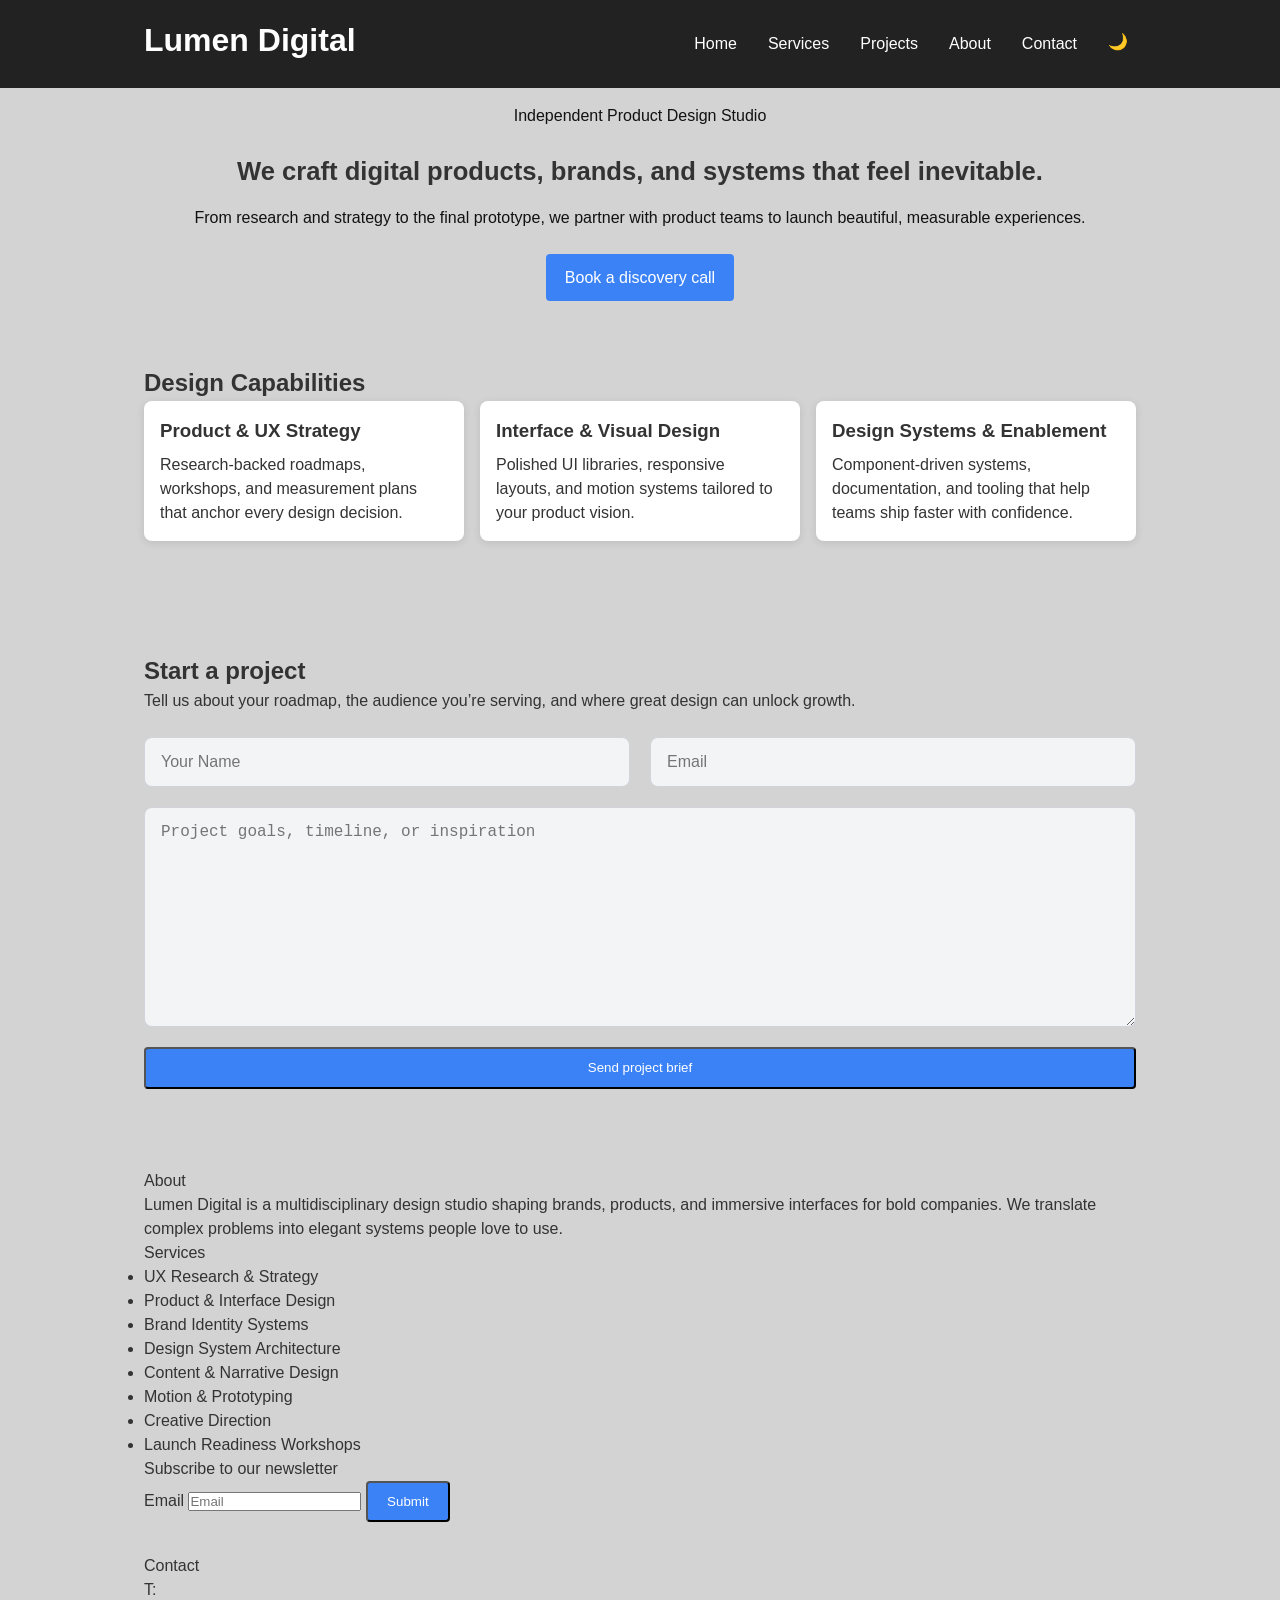
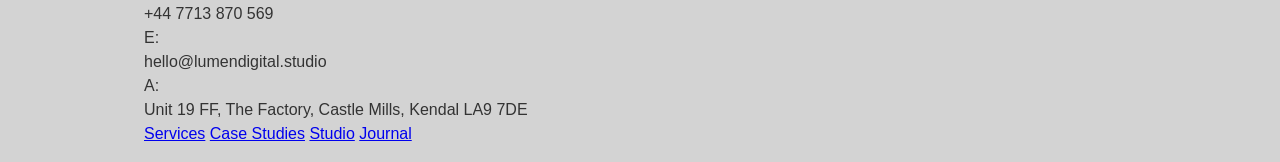
<file: index.html>
<!DOCTYPE html>
<html lang="en">
<head>
    <meta charset="UTF-8">
    <meta name="viewport" content="width=device-width, initial-scale=1.0">
    <title>Lumen Digital — Product Design Studio</title>
    <link rel="stylesheet" href="style.css">
</head>
<body>
    <header class="navbar">
        <div class="container nav-content">
            <h1 class="logo">Lumen Digital</h1>
            <nav>
                <button class="nav-toggle" aria-expanded="false" aria-controls="primary-navigation" aria-label="Toggle navigation">
                    <span class="hamburger"></span>
                </button>
                <ul id="primary-navigation" class="nav-links">
                    <li><a href="index.html">Home</a></li>
                    <li><a href="services.html">Services</a></li>
                    <li><a href="projects.html">Projects</a></li>
                    <li><a href="about.html">About</a></li>
                    <li><a href="contact.html">Contact</a></li>
                    <li><button id="theme-toggle" class="theme-btn">🌙</button></li>
                </ul>
            </nav>
        </div>
    </header>
    <section class="hero hero-home">
        <div class="container">
            <p class="eyebrow">Independent Product Design Studio</p>
            <h2>We craft digital products, brands, and systems that feel inevitable.</h2>
            <p>From research and strategy to the final prototype, we partner with product teams to launch beautiful, measurable experiences.</p>
            <a href="contact.html" class="btn">Book a discovery call</a>
        </div>
    </section>
    <section class="services">
        <div class="container">
            <h2>Design Capabilities</h2>
            <div class="service-grid">
                <div class="card">
                    <h3>Product &amp; UX Strategy</h3>
                    <p>Research-backed roadmaps, workshops, and measurement plans that anchor every design decision.</p>
                </div>
                <div class="card">
                    <h3>Interface &amp; Visual Design</h3>
                    <p>Polished UI libraries, responsive layouts, and motion systems tailored to your product vision.</p>
                </div>
                <div class="card">
                    <h3>Design Systems &amp; Enablement</h3>
                    <p>Component-driven systems, documentation, and tooling that help teams ship faster with confidence.</p>
                </div>
            </div>
        </div>
    </section>
    <section class="contact">
        <div class="container">
            <h2>Start a project</h2>
            <p>Tell us about your roadmap, the audience you’re serving, and where great design can unlock growth.</p>
            <form class="project-form">
                <div class="project-form__grid">
                    <input type="text" placeholder="Your Name" required>
                    <input type="email" placeholder="Email" required>
                </div>
                <textarea class="project-form__brief" placeholder="Project goals, timeline, or inspiration" required></textarea>
                <button type="submit" class="btn">Send project brief</button>
            </form>
        </div>
    </section>
    <footer class="site-footer">
        <div class="container footer-top">
            <div class="footer-panel footer-about">
                <p class="footer-heading">About</p>
                <p>Lumen Digital is a multidisciplinary design studio shaping brands, products, and immersive interfaces for bold companies. We translate complex problems into elegant systems people love to use.</p>
            </div>
            <div class="footer-panel footer-services">
                <p class="footer-heading">Services</p>
                <ul>
                    <li>UX Research &amp; Strategy</li>
                    <li>Product &amp; Interface Design</li>
                    <li>Brand Identity Systems</li>
                    <li>Design System Architecture</li>
                    <li>Content &amp; Narrative Design</li>
                    <li>Motion &amp; Prototyping</li>
                    <li>Creative Direction</li>
                    <li>Launch Readiness Workshops</li>
                </ul>
            </div>
            <div class="footer-panel footer-subscribe">
                <p class="footer-heading">Subscribe to our newsletter</p>
                <form class="subscribe-form">
                    <label class="sr-only" for="newsletter-email">Email</label>
                    <input id="newsletter-email" type="email" name="email" placeholder="Email" required>
                    <button type="submit" class="btn btn-outline">Submit</button>
                </form>
            </div>
        </div>
        <div class="container footer-bottom">
            <div class="footer-panel footer-contact">
                <p class="footer-heading">Contact</p>
                <dl>
                    <div>
                        <dt>T:</dt>
                        <dd>+44 7713 870 569</dd>
                    </div>
                    <div>
                        <dt>E:</dt>
                        <dd>hello@lumendigital.studio</dd>
                    </div>
                    <div>
                        <dt>A:</dt>
                        <dd>Unit 19 FF, The Factory, Castle Mills, Kendal LA9 7DE</dd>
                    </div>
                </dl>
            </div>
            <div class="footer-panel footer-nav">
                <a href="services.html">Services</a>
                <a href="#">Case Studies</a>
                <a href="about.html">Studio</a>
                <a href="#">Journal</a>
            </div>
        </div>
    </footer>
    <script src="script.js" defer></script>
</body>
</html>
</file>
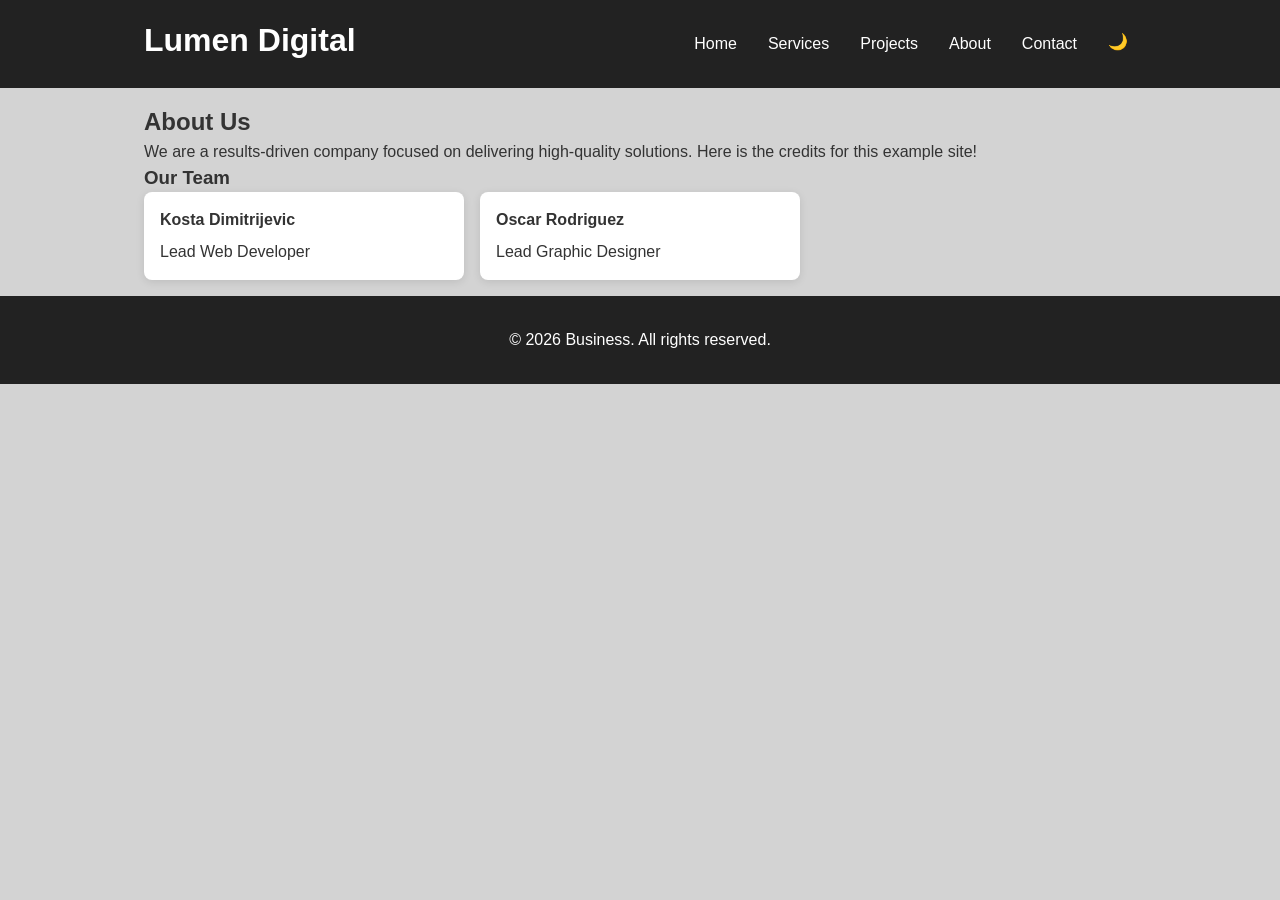
<file: about.html>
<!DOCTYPE html>
<html lang="en">
<head>
    <meta charset="UTF-8">
    <meta name="viewport" content="width=device-width, initial-scale=1.0">
    <title>Business | About</title>
    <link rel="stylesheet" href="style.css">
</head>
<body>
    <header class="navbar">
        <div class="container nav-content">
            <h1 class="logo">Lumen Digital</h1>
            <nav>
                <button class="nav-toggle" aria-expanded="false" aria-controls="primary-navigation" aria-label="Toggle navigation">
                    <span class="hamburger"></span>
                </button>

                <ul id="primary-navigation" class="nav-links">
                    <li><a href="index.html">Home</a></li>
                    <li><a href="services.html">Services</a></li>
                    <li><a href="projects.html">Projects</a></li>
                    <li><a href="about.html">About</a></li>
                    <li><a href="contact.html">Contact</a></li>
                    <li><button id="theme-toggle" class="theme-btn">🌙</button></li>
                </ul>
            </nav>
        </div>
    </header>
    <section class="about">
        <div class="container">
            <h2>About Us</h2>
            <p>We are a results-driven company focused on delivering high-quality solutions. Here is the credits for this example site!</p>
            <h3>Our Team</h3>
            <div class="service-grid">
                <div class="card">
                    <h4>Kosta Dimitrijevic</h4>
                    <p>Lead Web Developer</p>
                </div>
                <div class="card">
                    <h4>Oscar Rodriguez</h4>
                    <p>Lead Graphic Designer</p>
                </div>
            </div>
        </div>
    </section>
    <footer class="footer">
        <div class="container">
            <p>© 2026 Business. All rights reserved.</p>
        </div>
    </footer>
    <script src="script.js" defer></script>
</body>
</html>
</file>
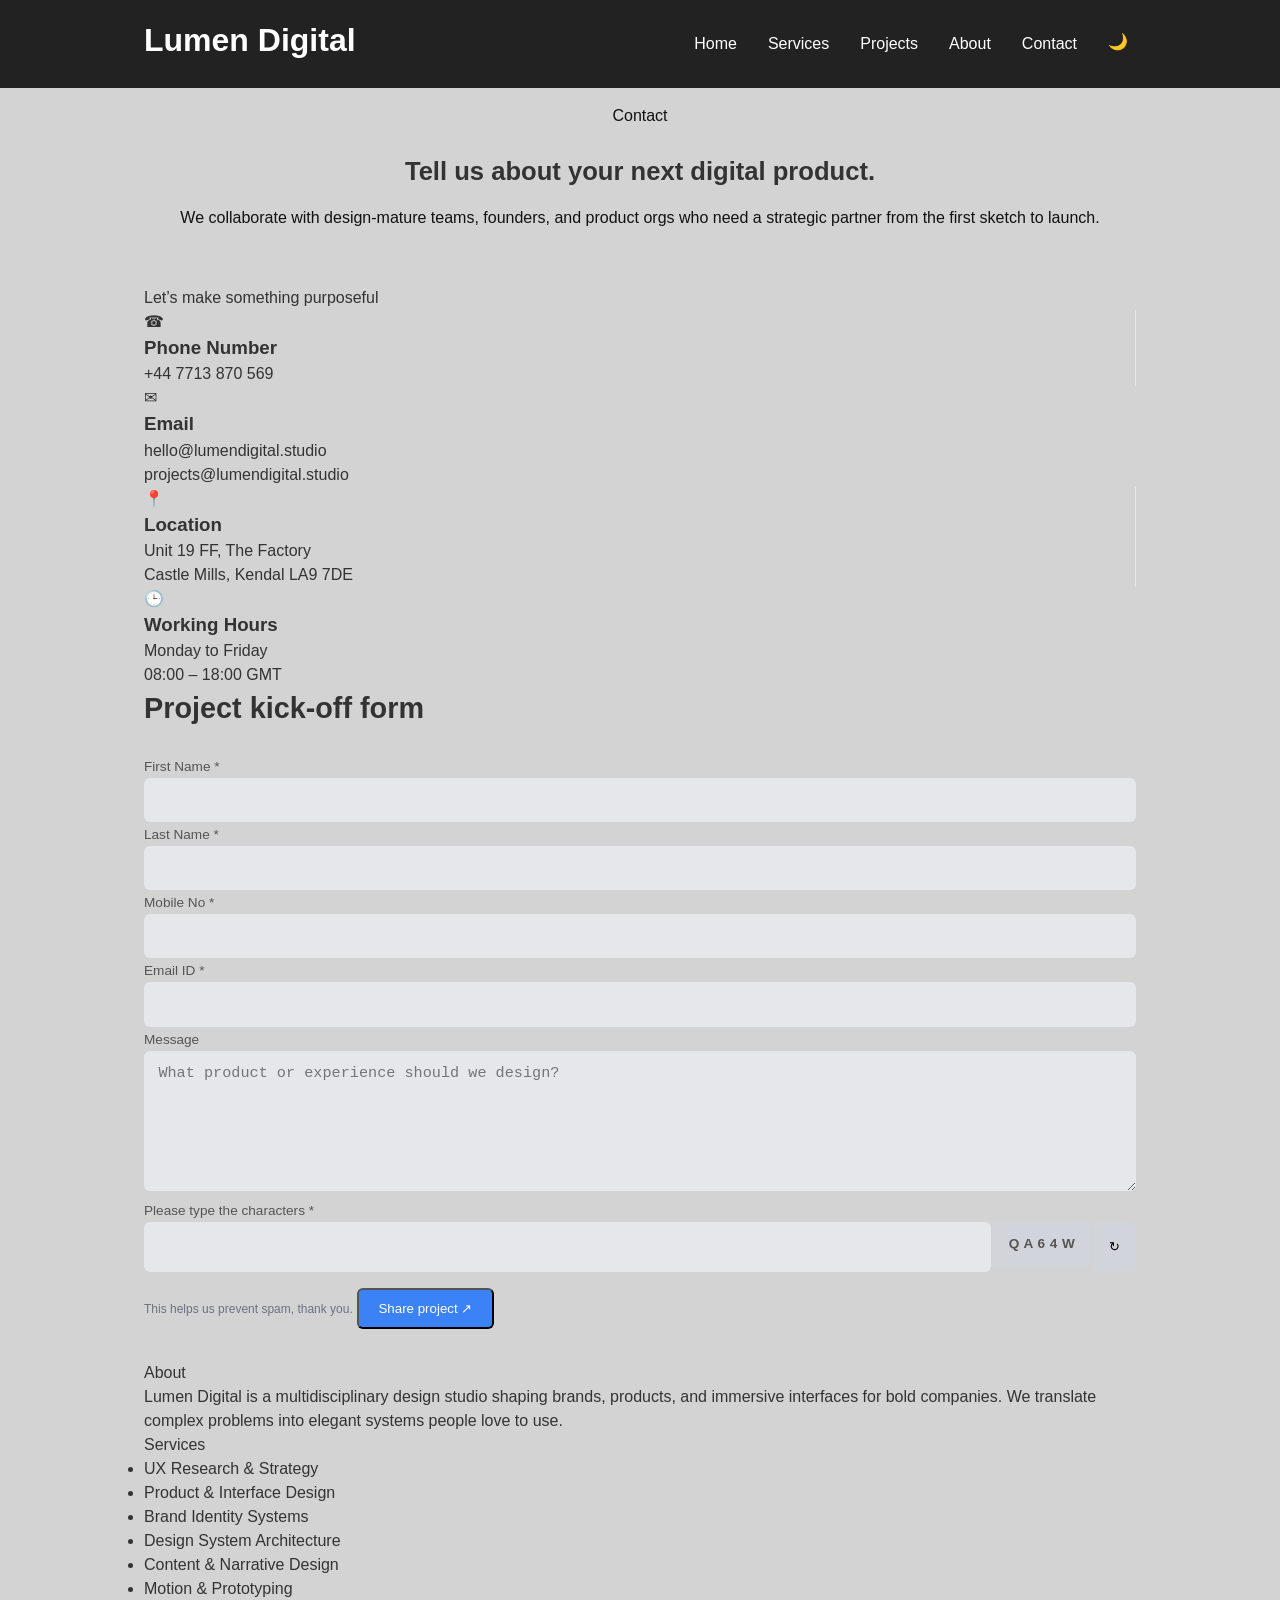
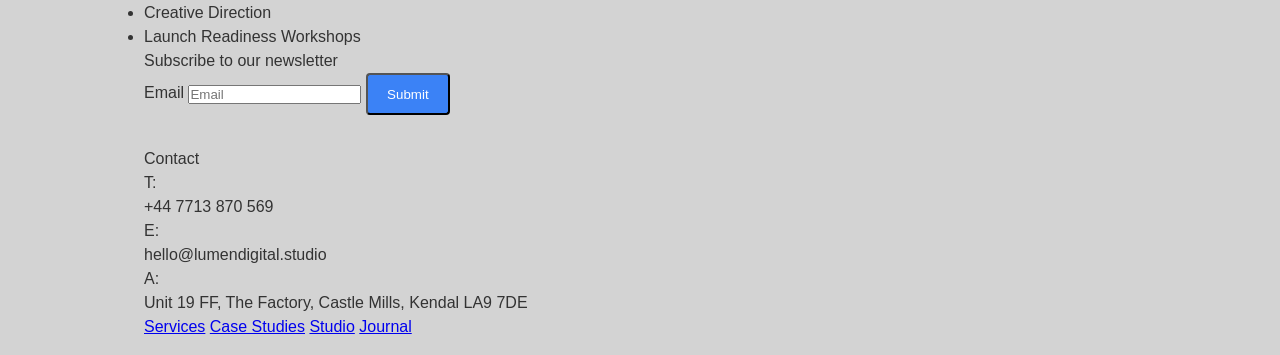
<file: contact.html>
<!DOCTYPE html>
<html lang="en">
<head>
    <meta charset="UTF-8">
    <meta name="viewport" content="width=device-width, initial-scale=1.0">
    <title>Contact | Lumen Digital</title>
    <link rel="stylesheet" href="style.css">
</head>
<body>

    <header class="navbar">
        <div class="container nav-content">
            <h1 class="logo">Lumen Digital</h1>
            <nav>
                <button class="nav-toggle" aria-expanded="false" aria-controls="primary-navigation" aria-label="Toggle navigation">
                    <span class="hamburger"></span>
                </button>
                <ul id="primary-navigation" class="nav-links">
                    <li><a href="index.html">Home</a></li>
                    <li><a href="services.html">Services</a></li>
                    <li><a href="projects.html">Projects</a></li>
                    <li><a href="about.html">About</a></li>
                    <li><a href="contact.html">Contact</a></li>
                    <li><button id="theme-toggle" class="theme-btn">🌙</button></li>
                </ul>
            </nav>
        </div>
    </header>

    <main>
        <section class="hero contact-hero">
            <div class="container">
                <p class="eyebrow">Contact</p>
                <h2>Tell us about your next digital product.</h2>
                <p>We collaborate with design-mature teams, founders, and product orgs who need a strategic partner from the first sketch to launch.</p>
            </div>
        </section>

        <section class="contact-page">
            <div class="container contact-layout">
                <div class="contact-card info">
                    <div class="contact-card__header">Let’s make something purposeful</div>
                    <div class="contact-info-grid">
                        <div class="info-block">
                            <div class="info-icon">☎</div>
                            <h3>Phone Number</h3>
                            <p>+44 7713 870 569</p>
                        </div>
                        <div class="info-block">
                            <div class="info-icon">✉</div>
                            <h3>Email</h3>
                            <p>hello@lumendigital.studio<br>projects@lumendigital.studio</p>
                        </div>
                        <div class="info-block">
                            <div class="info-icon">📍</div>
                            <h3>Location</h3>
                            <p>Unit 19 FF, The Factory<br>Castle Mills, Kendal LA9 7DE</p>
                        </div>
                        <div class="info-block">
                            <div class="info-icon">🕒</div>
                            <h3>Working Hours</h3>
                            <p>Monday to Friday<br>08:00 – 18:00 GMT</p>
                        </div>
                    </div>
                </div>

                <div class="contact-card form">
                    <div class="contact-card__header">Project kick-off form</div>
                    <form class="contact-form-grid" id="contactForm">
                        <label class="form-field">
                            <span>First Name *</span>
                            <input type="text" name="firstName" required>
                        </label>
                        <label class="form-field">
                            <span>Last Name *</span>
                            <input type="text" name="lastName" required>
                        </label>
                        <label class="form-field">
                            <span>Mobile No *</span>
                            <input type="tel" name="phone" required>
                        </label>
                        <label class="form-field">
                            <span>Email ID *</span>
                            <input type="email" name="email" required>
                        </label>
                        <label class="form-field full">
                            <span>Message</span>
                            <textarea name="message" rows="4" placeholder="What product or experience should we design?" required></textarea>
                        </label>
                        <label class="form-field full">
                            <span>Please type the characters *</span>
                            <div class="captcha-row">
                                <input type="text" name="captcha" id="captchaInput" autocomplete="off" required>
                                <span class="captcha-text" id="captchaText" aria-live="polite"></span>
                                <button type="button" class="captcha-refresh" id="captchaRefresh" aria-label="Refresh captcha">↻</button>
                            </div>
                        </label>
                        <div class="form-field full submit-row">
                            <small>This helps us prevent spam, thank you.</small>
                            <button type="submit" class="btn">Share project ↗</button>
                        </div>
                    </form>
                </div>
            </div>
        </section>
    </main>
    <footer class="site-footer">
        <div class="container footer-top">
            <div class="footer-panel footer-about">
                <p class="footer-heading">About</p>
                <p>Lumen Digital is a multidisciplinary design studio shaping brands, products, and immersive interfaces for bold companies. We translate complex problems into elegant systems people love to use.</p>
            </div>
            <div class="footer-panel footer-services">
                <p class="footer-heading">Services</p>
                <ul>
                    <li>UX Research &amp; Strategy</li>
                    <li>Product &amp; Interface Design</li>
                    <li>Brand Identity Systems</li>
                    <li>Design System Architecture</li>
                    <li>Content &amp; Narrative Design</li>
                    <li>Motion &amp; Prototyping</li>
                    <li>Creative Direction</li>
                    <li>Launch Readiness Workshops</li>
                </ul>
            </div>
            <div class="footer-panel footer-subscribe">
                <p class="footer-heading">Subscribe to our newsletter</p>
                <form class="subscribe-form">
                    <label class="sr-only" for="newsletter-email-contact">Email</label>
                    <input id="newsletter-email-contact" type="email" name="email" placeholder="Email" required>
                    <button type="submit" class="btn btn-outline">Submit</button>
                </form>
            </div>
        </div>
        <div class="container footer-bottom">
            <div class="footer-panel footer-contact">
                <p class="footer-heading">Contact</p>
                <dl>
                    <div>
                        <dt>T:</dt>
                        <dd>+44 7713 870 569</dd>
                    </div>
                    <div>
                        <dt>E:</dt>
                        <dd>hello@lumendigital.studio</dd>
                    </div>
                    <div>
                        <dt>A:</dt>
                        <dd>Unit 19 FF, The Factory, Castle Mills, Kendal LA9 7DE</dd>
                    </div>
                </dl>
            </div>
            <div class="footer-panel footer-nav">
                <a href="services.html">Services</a>
                <a href="#">Case Studies</a>
                <a href="about.html">Studio</a>
                <a href="#">Journal</a>
            </div>
        </div>
    </footer>
    <script src="script.js" defer></script>
    <script src="contact.js" defer></script>

</body>
</html>
</file>
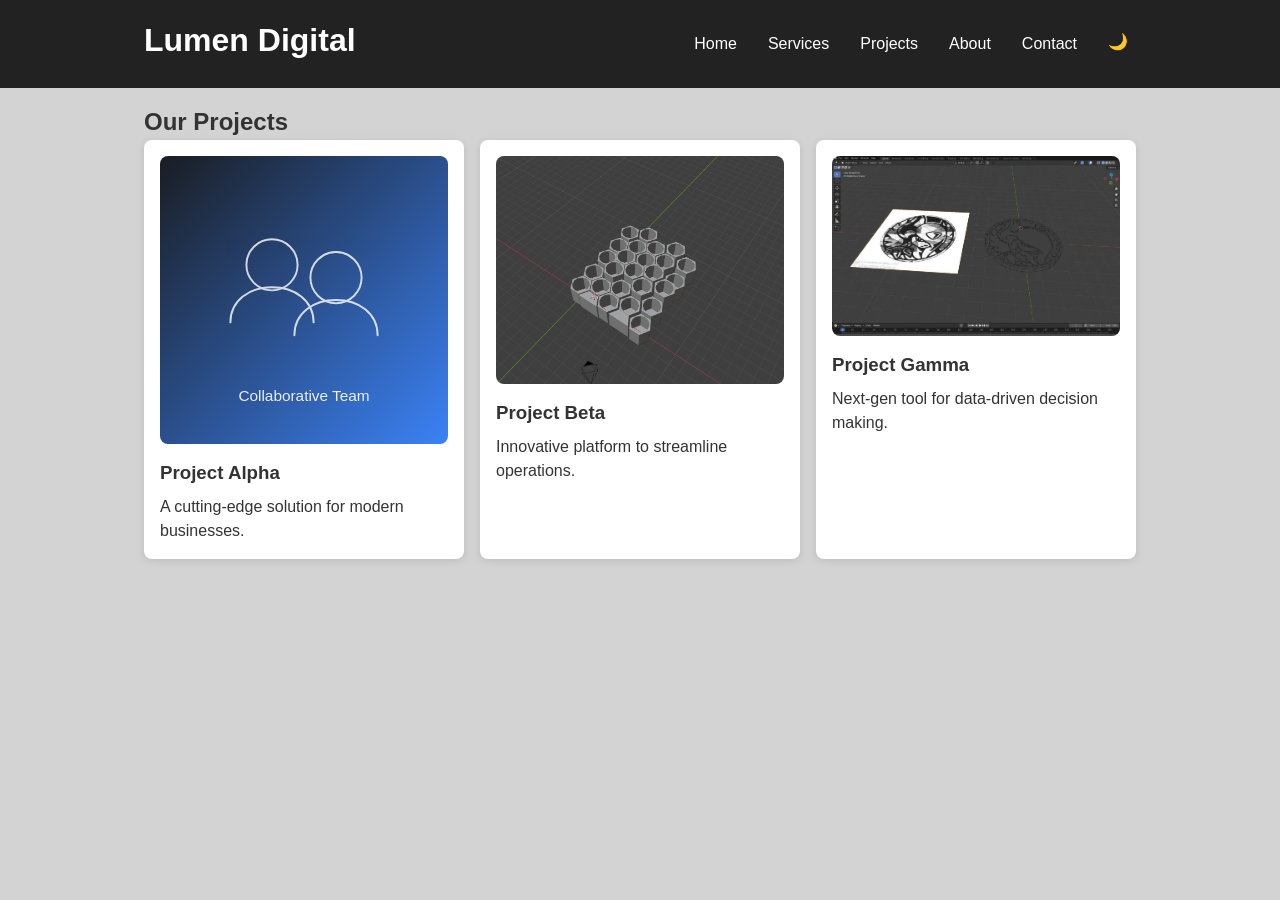
<file: projects.html>
<!DOCTYPE html>
<html lang="en">
<head>
    <meta charset="UTF-8">
    <meta name="viewport" content="width=device-width, initial-scale=1.0">
    <title>Lumen Digital | Projects</title>
    <link rel="stylesheet" href="style.css">
</head>
<body>
    <header class="navbar">
        <div class="container nav-content">
            <h1 class="logo">Lumen Digital</h1>
            <nav>
                <button class="nav-toggle" aria-expanded="false" aria-controls="primary-navigation" aria-label="Toggle navigation">
                    <span class="hamburger"></span>
                </button>
                <ul id="primary-navigation" class="nav-links">
                    <li><a href="index.html">Home</a></li>
                    <li><a href="services.html">Services</a></li>
                    <li><a href="projects.html">Projects</a></li>
                    <li><a href="about.html">About</a></li>
                    <li><a href="contact.html">Contact</a></li>
                    <li><button id="theme-toggle" class="theme-btn">🌙</button></li>
                </ul>
            </nav>
        </div>
    </header>
    <section class="projects">
        <div class="container">
            <h1>Our Projects</h1>
            <div class="service-grid">
                <div class="card">
                    <img src="images/about-placeholder.svg" alt="Project Alpha">
                    <h3>Project Alpha</h3>
                    <p>A cutting-edge solution for modern businesses.</p>
                </div>
                <div class="card">
                    <img src="images/rackmodel.jpg" alt="Project Beta">
                    <h3>Project Beta</h3>
                    <p>Innovative platform to streamline operations.</p>
                </div>
                <div class="card">
                    <img src="images/coinmodel.jpg" alt="Project Gamma">
                    <h3>Project Gamma</h3>
                    <p>Next-gen tool for data-driven decision making.</p>
                </div>
            </div>
        </div>
    </section>
    <script src="script.js" defer></script>
</body>
</html>
</file>
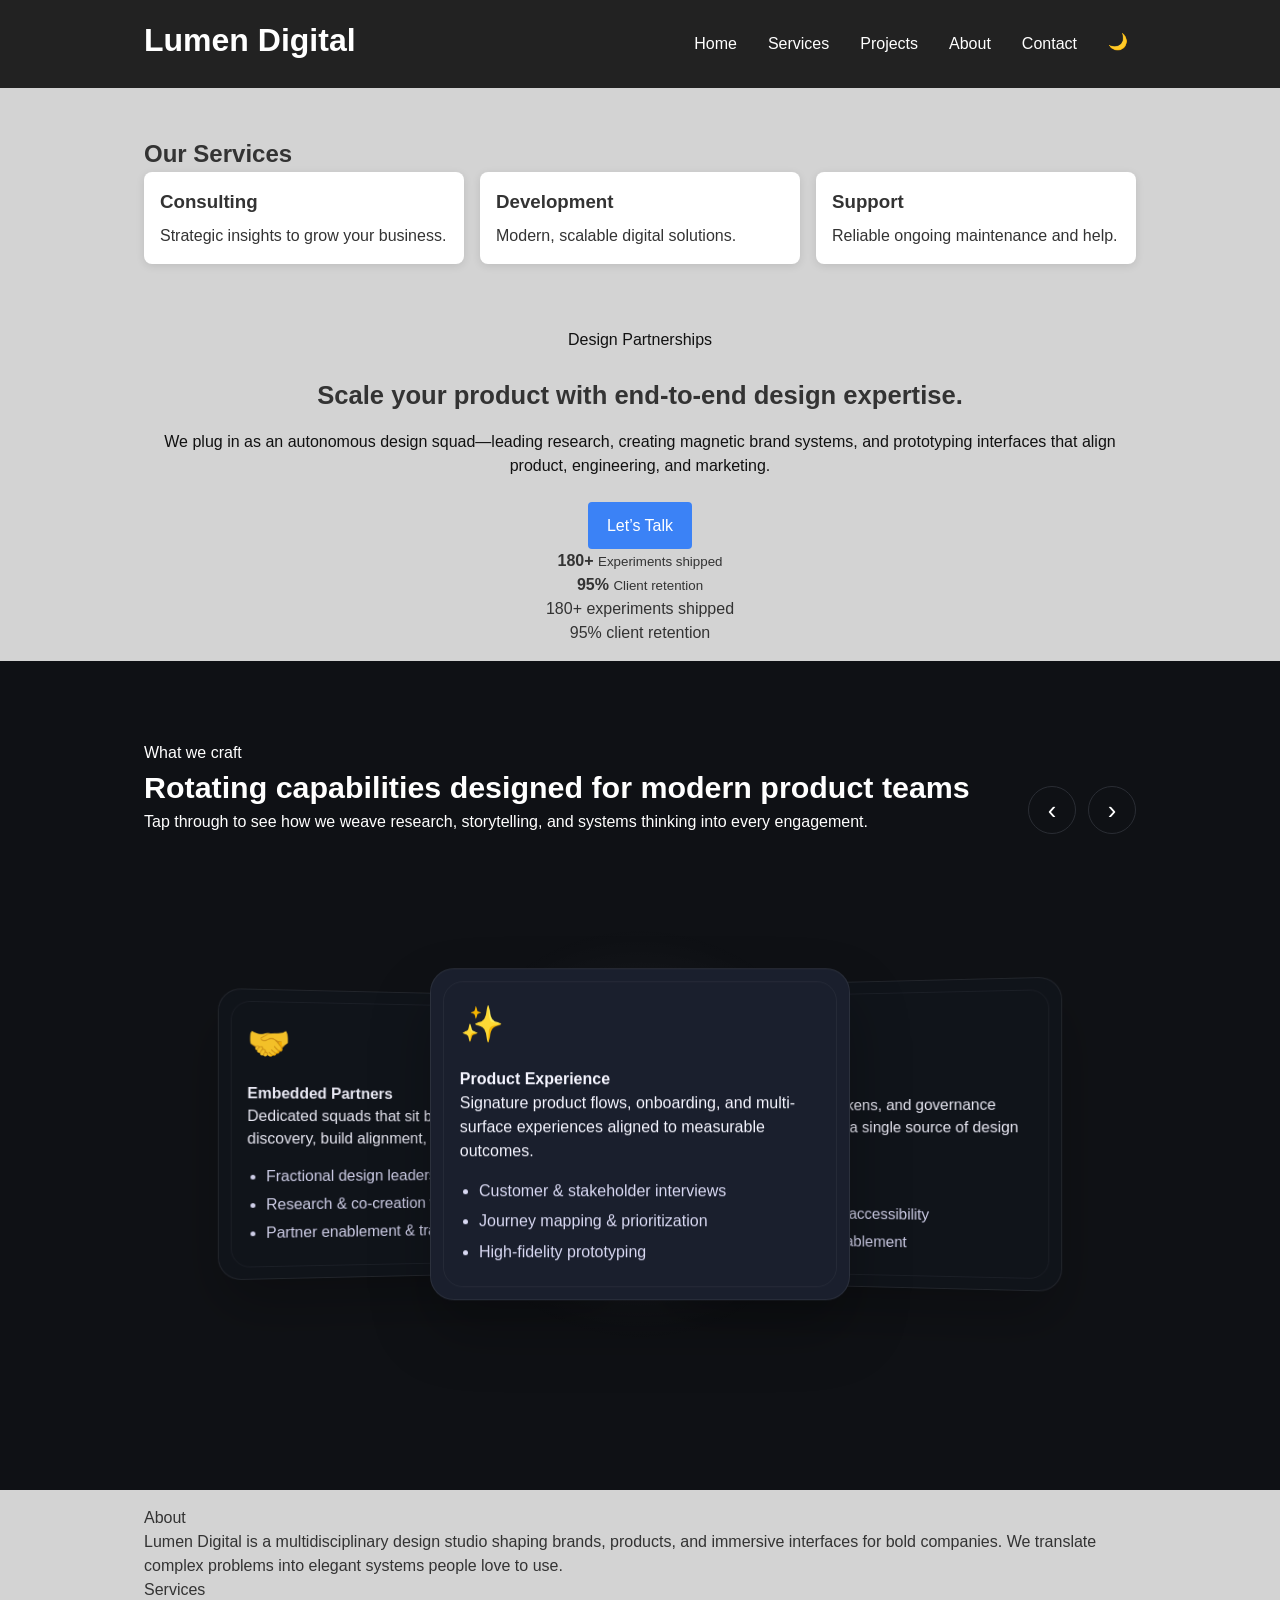
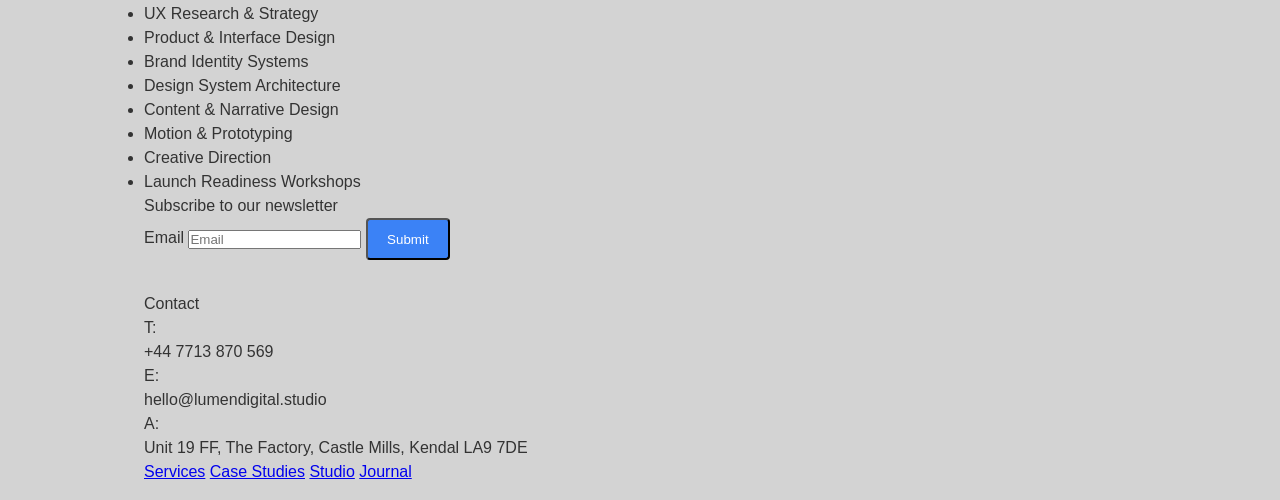
<file: services.html>
<!DOCTYPE html>
<html lang="en">
<head>
    <meta charset="UTF-8">
    <meta name="viewport" content="width=device-width, initial-scale=1.0">
    <title>Business | Services</title>
    <link rel="stylesheet" href="style.css">
</head>
<body>
<header class="navbar">
    <div class="container nav-content">
        <h1 class="logo">Lumen Digital</h1>
        <nav>
            <button class="nav-toggle" aria-expanded="false" aria-controls="primary-navigation" aria-label="Toggle navigation">
                <span class="hamburger"></span>
            </button>
            <ul id="primary-navigation" class="nav-links">
                <li><a href="index.html">Home</a></li>
                <li><a href="services.html">Services</a></li>
                <li><a href="projects.html">Projects</a></li>
                <li><a href="about.html">About</a></li>
                <li><a href="contact.html">Contact</a></li>
                <li><button id="theme-toggle" class="theme-btn">🌙</button></li>
            </ul>
        </nav>
    </div>
</header>
<section class="services">
    <div class="container">
        <h2>Our Services</h2>

        <div class="service-grid">
            <div class="card">
                <h3>Consulting</h3>
                <p>Strategic insights to grow your business.</p>
            </div>
            <div class="card">
                <h3>Development</h3>
                <p>Modern, scalable digital solutions.</p>
            </div>
            <div class="card">
                <h3>Support</h3>
                <p>Reliable ongoing maintenance and help.</p>
            </div>
        </div>
    </div>
</section>
<main>
        <section class="hero services-hero">
            <div class="container hero-grid">
                <div class="hero-copy">
                    <p class="eyebrow">Design Partnerships</p>
                    <h2>Scale your product with <span>end-to-end</span> design expertise.</h2>
                    <p>We plug in as an autonomous design squad—leading research, creating magnetic brand systems, and prototyping interfaces that align product, engineering, and marketing.</p>
                    <div class="hero-cta">
                        <a href="contact.html" class="btn btn-dark">Let’s Talk</a>
                        <div class="hero-metrics">
                            <div>
                                <strong>180+</strong>
                                <small>Experiments shipped</small>
                            </div>
                            <div>
                                <strong>95%</strong>
                                <small>Client retention</small>
                            </div>
                        </div>
                    </div>
                </div>
                <div class="hero-visual">
                    <div class="hero-float badge-one">180+ experiments shipped</div>
                    <div class="hero-float badge-two">95% client retention</div>
                    <div class="hero-avatar-group">
                        <div class="avatar"></div>
                        <div class="avatar"></div>
                        <div class="avatar"></div>
                    </div>
                </div>
            </div>
        </section>
        <section class="services-wheel">
            <div class="container">
                <div class="wheel-header">
                    <div>
                        <p class="eyebrow">What we craft</p>
                        <h3>Rotating capabilities designed for modern product teams</h3>
                        <p class="subtext">Tap through to see how we weave research, storytelling, and systems thinking into every engagement.</p>
                    </div>
                    <div class="wheel-controls">
                        <button class="wheel-btn" id="wheelPrev" aria-label="Previous service">&#8249;</button>
                        <button class="wheel-btn" id="wheelNext" aria-label="Next service">&#8250;</button>
                    </div>
                </div>
                <div class="wheel-track" id="serviceWheel">
                    <article class="wheel-card">
                        <div class="wheel-icon">✨</div>
                        <h4>Product Experience</h4>
                        <p>Signature product flows, onboarding, and multi-surface experiences aligned to measurable outcomes.</p>
                        <ul>
                            <li>Customer &amp; stakeholder interviews</li>
                            <li>Journey mapping &amp; prioritization</li>
                            <li>High-fidelity prototyping</li>
                        </ul>
                    </article>

                    <article class="wheel-card">
                        <div class="wheel-icon">�</div>
                        <h4>Design Systems</h4>
                        <p>Component libraries, tokens, and governance models that give teams a single source of design truth.</p>
                        <ul>
                            <li>Audit &amp; gap analysis</li>
                            <li>Token architecture + accessibility</li>
                            <li>Documentation &amp; enablement</li>
                        </ul>
                    </article>
                    <article class="wheel-card">
                        <div class="wheel-icon">🌀</div>
                        <h4>Brand Identity</h4>
                        <p>Modular brand systems expressed through typography, color, and motion built for digital-first teams.</p>
                        <ul>
                            <li>Narrative + messaging pillars</li>
                            <li>Visual identity &amp; art direction</li>
                            <li>Launch toolkits &amp; playbooks</li>
                        </ul>
                    </article>
                    <article class="wheel-card">
                        <div class="wheel-icon">🧠</div>
                        <h4>Content &amp; Narrative</h4>
                        <p>Clear product storytelling, UX writing, and modular content models for marketing and in-product education.</p>
                        <ul>
                            <li>Voice &amp; tone systems</li>
                            <li>Information architecture</li>
                            <li>Guides, demos, and scripts</li>
                        </ul>
                    </article>

                    <article class="wheel-card">
                        <div class="wheel-icon">🤝</div>
                        <h4>Embedded Partners</h4>
                        <p>Dedicated squads that sit beside your team to lead discovery, build alignment, and launch confidently.</p>
                        <ul>
                            <li>Fractional design leadership</li>
                            <li>Research &amp; co-creation workshops</li>
                            <li>Partner enablement &amp; training</li>
                        </ul>
                    </article>
                </div>
            </div>
        </section>
    </main>

    <footer class="site-footer">
        <div class="container footer-top">
            <div class="footer-panel footer-about">
                <p class="footer-heading">About</p>
                <p>Lumen Digital is a multidisciplinary design studio shaping brands, products, and immersive interfaces for bold companies. We translate complex problems into elegant systems people love to use.</p>
            </div>
            <div class="footer-panel footer-services">
                <p class="footer-heading">Services</p>
                <ul>
                    <li>UX Research &amp; Strategy</li>
                    <li>Product &amp; Interface Design</li>
                    <li>Brand Identity Systems</li>
                    <li>Design System Architecture</li>
                    <li>Content &amp; Narrative Design</li>
                    <li>Motion &amp; Prototyping</li>
                    <li>Creative Direction</li>
                    <li>Launch Readiness Workshops</li>
                </ul>
            </div>
            <div class="footer-panel footer-subscribe">
                <p class="footer-heading">Subscribe to our newsletter</p>
                <form class="subscribe-form">
                    <label class="sr-only" for="newsletter-email-services">Email</label>
                    <input id="newsletter-email-services" type="email" name="email" placeholder="Email" required>
                    <button type="submit" class="btn btn-outline">Submit</button>
                </form>
            </div>
        </div>
        <div class="container footer-bottom">
            <div class="footer-panel footer-contact">
                <p class="footer-heading">Contact</p>
                <dl>
                    <div>
                        <dt>T:</dt>
                        <dd>+44 7713 870 569</dd>
                    </div>
                    <div>
                        <dt>E:</dt>
                        <dd>hello@lumendigital.studio</dd>
                    </div>
                    <div>
                        <dt>A:</dt>
                        <dd>Unit 19 FF, The Factory, Castle Mills, Kendal LA9 7DE</dd>
                    </div>
                </dl>
            </div>
            <div class="footer-panel footer-nav">
                <a href="services.html">Services</a>
                <a href="#">Case Studies</a>
                <a href="about.html">Studio</a>
                <a href="#">Journal</a>
            </div>
        </div>
    </footer>

    <script src="script.js" defer></script>
    <script src="services.js" defer></script>

</body>
</html>
</file>
<file: style.css>
* {
    margin: 0;
    padding: 0;
    box-sizing: border-box;
}
:root {
    --bg: #0f1115;
    --card: #1a1d23;
    --text: #e5e7eb;
    --muted: #9ca3af;
    --accent: #3b82f6;
}
body {
    font-family: Arial, Helvetica, sans-serif;
    line-height: 1.5;
    background: lightgray;
    color: #333;
}
.container {
    max-width: 1024px;
    margin: auto;
    padding: 1rem;
}
.navbar {
    background: #222;
    color: white;
    position: sticky;
    top: 0;
    z-index: 1000;
}

.nav-content {
    display: flex;
    flex-direction: column;
    align-items: center;
    position: relative;
}

.logo {
    margin-bottom: 0.5rem;
}
.nav-toggle {
    display: none;
    background: none;
    border: 0;
    padding: 0.25rem;
    cursor: pointer;
    margin: 0 auto;
}

.nav-toggle .hamburger,
.nav-toggle .hamburger::before,
.nav-toggle .hamburger::after {
    width: 22px;
    height: 2px;
    background: white;
    display: block;
}

.nav-toggle .hamburger {
    position: relative;
}

.nav-toggle .hamburger::before,
.nav-toggle .hamburger::after {
    content: "";
    position: absolute;
    left: 0;
}

.nav-toggle .hamburger::before { top: -7px; }
.nav-toggle .hamburger::after  { top: 7px; }
.nav-links {
    list-style: none;
    display: flex;
    justify-content: center;
    gap: 15px;
    text-align: center;
}

.nav-links li {
    border: none;
}

.nav-links a {
    display: block;
    padding: 0.5rem;
    color: white;
    text-decoration: none;
}

.nav-links a:hover {
    background: #444;
}
@media (max-width: 767px) {

    .nav-toggle {
        display: inline-block;
    }

    .nav-content {
        gap: 0.5rem;
    }

    .nav-links {
        position: absolute;
        top: 100%;
        left: 50%;
        transform: translateX(-50%);
        width: 100%;

        flex-direction: column;
        gap: 0.75rem;
        background: #222;

        opacity: 0;
        pointer-events: none;
        transition: opacity 0.2s ease;
    }

    .nav-links.open {
        opacity: 1;
        pointer-events: auto;
    }

    .nav-links li {
        border-bottom: 1px solid #444;
    }
}
.hero {
    text-align: center;
}
.hero h2 {
    font-size: 1.6rem;
    margin-bottom: 1rem;
}
.hero p {
    color: var(--muted);
    margin-bottom: 1.5rem;
}
.hero-home .eyebrow,
.hero-home p {
    color: #111;
}
.services-hero .eyebrow,
.services-hero .hero-copy > p {
    color: #111;
}
.contact-hero .eyebrow,
.contact-hero p {
    color: #111;
}
.btn {
    background: var(--accent);
    color: white;
    padding: 0.7rem 1.2rem;
    border-radius: 4px;
    text-decoration: none;
    display: inline-block;
}
.services {
    padding: 2rem 0;
}
.service-grid {
    display: grid;
    grid-template-columns: 1fr;
    gap: 1rem;
}
.contact {
    padding: 3rem 0;
}
.contact form {
    margin-top: 1.5rem;
    display: flex;
    flex-direction: column;
    gap: 1.25rem;
}
.project-form__grid {
    display: grid;
    grid-template-columns: 1fr;
    gap: 1rem;
}
.project-form input,
.project-form textarea {
    width: 100%;
    padding: 0.95rem 1rem;
    border: 1px solid #d1d5db;
    border-radius: 8px;
    font-size: 1rem;
    background: #f3f4f6;
}
.project-form input:focus,
.project-form textarea:focus {
    outline: none;
    border-color: var(--accent);
    background: #fff;
    box-shadow: 0 0 0 2px rgba(59, 130, 246, 0.15);
}
.project-form__brief {
    min-height: 220px;
    resize: vertical;
}
@media (min-width: 640px) {
    .project-form__grid {
        grid-template-columns: repeat(2, minmax(0, 1fr));
        gap: 1.25rem;
    }
}
.card {
    background: white;
    padding: 1rem;
    border-radius: 8px;
    box-shadow: 0 2px 8px rgba(0,0,0,0.1);
    transition: 0.3s;
}
.card:hover {
    transform: translateY(-5px);
}
.card h3,
.card h4 {
    margin-bottom: 0.5rem;
}
.card p {
    line-height: 1.5;
}
.card img {
    width: 100%;
    border-radius: 8px;
    margin-bottom: 0.5rem;
}
.button {
    display: inline-block;
    padding: 0.7rem 1.2rem;
    background: #0077ff;
    color: white;
    text-decoration: none;
    border-radius: 5px;
}
.services-wheel {
    padding: 4rem 0 5rem;
    background: #0f1115;
    overflow: hidden;
}
.services-wheel .wheel-header .eyebrow,
.services-wheel .wheel-header h3,
.services-wheel .wheel-header .subtext {
    color: #fff;
}
.wheel-header {
    display: flex;
    flex-direction: column;
    gap: 1.5rem;
    margin-bottom: 2.5rem;
}
.wheel-header h3 {
    font-size: 1.9rem;
}
.wheel-header .subtext {
    color: var(--muted);
}
.wheel-controls {
    display: flex;
    gap: 0.75rem;
}
.wheel-btn {
    width: 48px;
    height: 48px;
    border-radius: 50%;
    border: 1px solid #2a2d34;
    background: transparent;
    color: #fff;
    font-size: 1.6rem;
    cursor: pointer;
    transition: background 0.2s ease, transform 0.2s ease;
}
.wheel-btn:hover {
    background: #1e2432;
    transform: translateY(-2px);
}
.wheel-track {
    position: relative;
    min-height: 520px;
    perspective: 1400px;
    max-width: 960px;
    margin: 0 auto;
    isolation: isolate;
}
.wheel-track::before {
    content: '';
    position: absolute;
    top: 50%;
    left: 50%;
    width: 420px;
    height: 420px;
    transform: translate(-50%, -50%);
    background: radial-gradient(circle, rgba(255, 255, 255, 0.08), transparent 70%);
    border-radius: 50%;
    animation: wheel-spin 32s linear infinite;
}
.wheel-card {
    position: absolute;
    top: 50%;
    left: 50%;
    width: min(90%, 420px);
    padding: 1.8rem;
    border-radius: 24px;
    background: rgba(16, 19, 27, 0.9);
    border: 1px solid rgba(255, 255, 255, 0.08);
    color: #f5f5ff;
    box-shadow: 0 30px 60px rgba(0, 0, 0, 0.25);
    opacity: 0;
    transform: translate(-50%, -50%) scale(0.75);
    transition: transform 0.7s ease, opacity 0.7s ease;
    z-index: 1;
    backdrop-filter: blur(10px);
}
.wheel-card ul {
    margin-top: 1rem;
    padding-left: 1.2rem;
    color: #d9d9f3;
}
.wheel-card li {
    margin-bottom: 0.4rem;
}
.wheel-icon {
    font-size: 2.2rem;
    margin-bottom: 1rem;
}
.wheel-card::after {
    content: '';
    position: absolute;
    inset: 12px;
    border-radius: 20px;
    border: 1px solid rgba(255, 255, 255, 0.05);
    pointer-events: none;
}
.wheel-card.is-active {
    opacity: 1;
    transform: translate(-50%, -50%) scale(1) rotateY(0deg);
    z-index: 5;
    background: #1a1f2d;
}

.wheel-card.is-left,
.wheel-card.is-right {
    opacity: 0.95;
    background: rgba(16, 19, 27, 0.92);
}

.wheel-card.is-left {
    transform: translate(calc(-50% - 220px), -50%) scale(0.92) rotateY(12deg);
    z-index: 3;
}

.wheel-card.is-right {
    transform: translate(calc(-50% + 220px), -50%) scale(0.92) rotateY(-12deg);
    z-index: 3;
}

.wheel-card.is-hidden {
    opacity: 0;
    transform: translate(-50%, -50%) scale(0.7) rotateY(25deg);
    pointer-events: none;
    z-index: 1;
}

@keyframes wheel-spin {
    from {
        transform: translate(-50%, -50%) rotate(0deg);
    }
    to {
        transform: translate(-50%, -50%) rotate(360deg);
    }
}

.contact-card.form {
    background: transparent;
    box-shadow: none;
    padding: 0;
    border-radius: 0;
}

/* Header spacing */
.contact-card.form .contact-card__header {
    font-size: 1.8rem;
    font-weight: 600;
    margin-bottom: 1.5rem;
}
.contact-card.form .contact-form-grid {
    gap: 1.5rem;
}
.contact-card.form .form-field span {
    font-size: 0.85rem;
    color: #555;
    margin-bottom: 6px;
}
.contact-card.form input,
.contact-card.form textarea {
    width: 100%;
    background: #e5e7eb; /* light grey bar */
    border: none;
    border-radius: 6px;
    padding: 0.85rem 0.9rem;
    font-size: 0.95rem;
    transition: all 0.2s ease;
}

/* Focus = slightly brighter */
.contact-card.form input:focus,
.contact-card.form textarea:focus {
    outline: none;
    background: #dbeafe;
}

/* Textarea sizing */
.contact-card.form textarea {
    min-height: 140px;
    resize: vertical;
}
.contact-card.form .captcha-row {
    flex: 1;
    display: flex;
    gap: 0.1rem;
}

.contact-card.form .captcha-text {
    flex-shrink: 0;
    background: #d1d5db;
    padding: 0.75rem 1rem;
    border-radius: 0.2rem;
    font-weight: 600;
    letter-spacing: 0.03rem;
    white-space: nowrap;
}

.contact-card.form .captcha-refresh {
    background: #d1d5db;
    border: none;
    border-radius: 6px;
    padding: 0.5rem 1rem;
    cursor: pointer;
}
.contact-card.form .submit-row {
    margin-top: 1rem;
}
.contact-card.form .submit-row small {
    font-size: 0.75rem;
    color: #6b7280;
}
.contact-card.form .btn {
    border-radius: 6px;
}
.footer {
    background: #222;
    color: white;
    text-align: center;
    padding: 1rem;
}
.theme-btn {
    background: none;
    border: none;
    color: white;
    font-size: 1rem;
    cursor: pointer;
    padding: 0.5rem;
}
body {
    transition: background 0.3s ease, color 0.3s ease;
}
body.dark-mode {
    background: var(--bg);
    color: var(--text);
}
body.dark-mode .card {
    background: var(--card);
    color: var(--text);
}
body.dark-mode p,
body.dark-mode h1,
body.dark-mode h2,
body.dark-mode h3,
body.dark-mode h4 {
    color: var(--text);
}
body.dark-mode .navbar {
    background: #000;
}
body.dark-mode input,
body.dark-mode textarea {
    background: #111;
    color: white;
}
@media (min-width: 768px) {
    .nav-links {
        display: flex;
        justify-content: center;
        gap: 15px;
    }
    .nav-links li {
        border: none;
    }
    .service-grid {
        grid-template-columns: repeat(2, 1fr);
    }

    .services-hero .hero-grid {
        flex-direction: row;
        align-items: center;
    }

    .hero-cta {
        flex-direction: row;
        align-items: center;
    }

    .wheel-header {
        flex-direction: row;
        justify-content: space-between;
        align-items: flex-end;
    }
}
@media (min-width: 1024px) {
    .nav-content {
        flex-direction: row;
        justify-content: space-between;
    }
    .service-grid {
        grid-template-columns: repeat(3, 1fr);
    }

    .contact-hero,
    .contact-hero .container {
        text-align: center;
    }

    .contact-layout {
        grid-template-columns: repeat(2, minmax(0, 1fr));
    }

    .contact-info-grid {
        grid-template-columns: repeat(2, minmax(0, 1fr));
    }

    .info-block {
        border-bottom: none;
        border-right: 1px solid #e4e8f5;
        padding-bottom: 0;
    }

    .info-block:nth-child(2n) {
        border-right: none;
    }
}
.about-page {
    padding: 3rem 0;
}

.about-grid {
    display: flex;
    flex-direction: column;
    gap: 2rem;
}

.about-image {
    flex: 1;
    display: flex;
    justify-content: center;
}

.about-image img {
    width: 100%;
    max-width: 360px;
    border-radius: 12px;
    border: 1px solid #2a2d34;
    box-shadow: 0 20px 40px rgba(0, 0, 0, 0.35);
}

.about-content {
    flex: 1.2;
}

.about-content h3 {
    font-size: 1.4rem;
    margin-bottom: 1rem;
}

.about-content p {
    margin-bottom: 1rem;
    color: var(--muted);
    line-height: 1.7;
}

@media (min-width: 768px) {

    .about-grid {
        flex-direction: row;
        align-items: center;
    }

    .about-image {
        justify-content: flex-start;
    }
}
</file>
